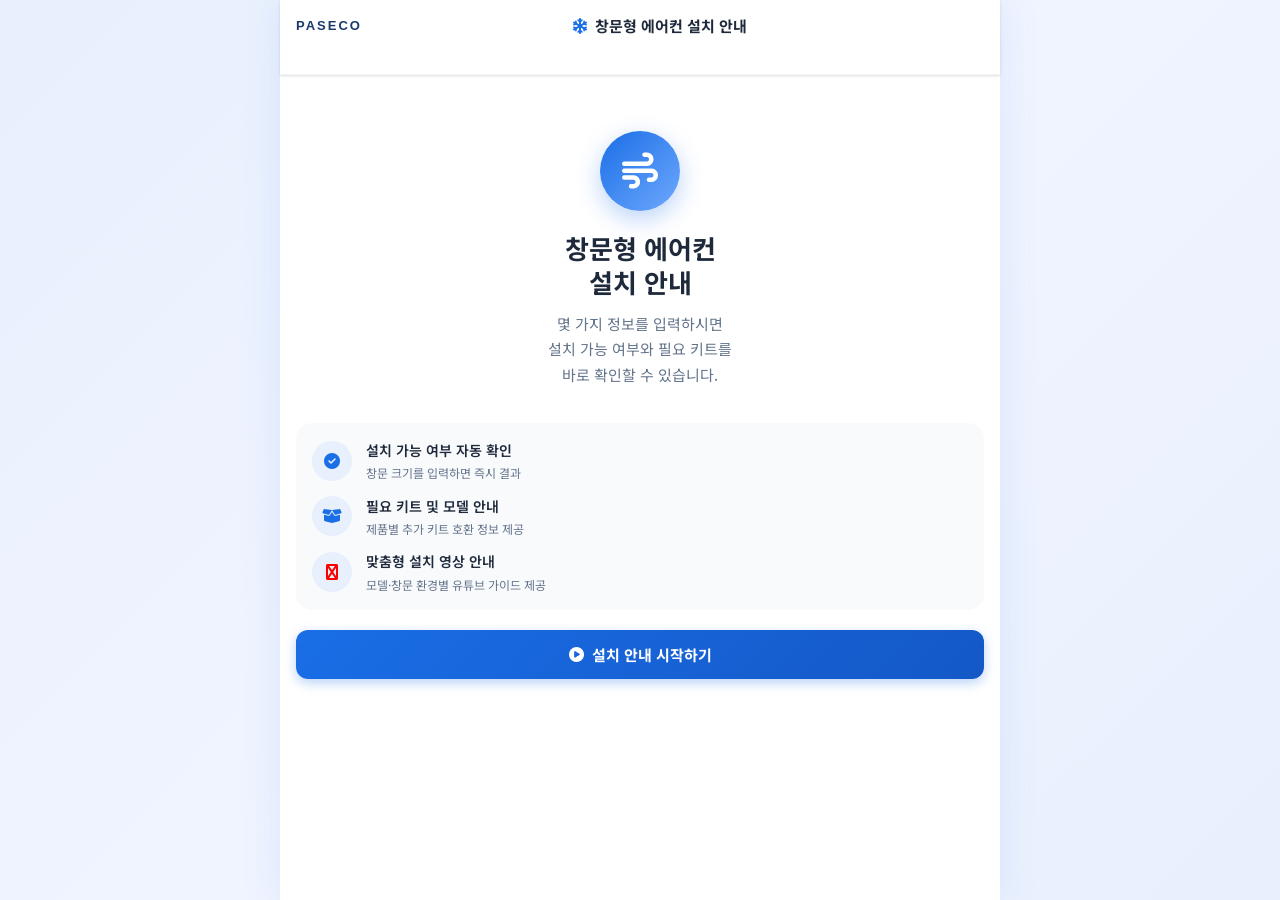
<file: index.html>
<!DOCTYPE html>
<html lang="ko">
<head>
  <meta charset="UTF-8" />
  <meta name="viewport" content="width=device-width, initial-scale=1.0" />
  <meta name="theme-color" content="#1a6ee6" />
  <meta name="apple-mobile-web-app-capable" content="yes" />
  <meta name="apple-mobile-web-app-status-bar-style" content="default" />
  <meta name="apple-mobile-web-app-title" content="에어컨 설치 안내" />
  <title>창문형 에어컨 설치 안내</title>
  <link rel="manifest" href="manifest.json" />
  <link rel="stylesheet" href="css/style.css" />
  <link rel="preconnect" href="https://fonts.googleapis.com" />
  <link rel="preconnect" href="https://fonts.gstatic.com" crossorigin />
  <link href="https://fonts.googleapis.com/css2?family=Noto+Sans+KR:wght@300;400;500;600;700&display=swap" rel="stylesheet" />
  <link rel="stylesheet" href="https://cdn.jsdelivr.net/npm/@fortawesome/fontawesome-free@6.4.0/css/all.min.css" />
</head>
<body>
  <div id="app">
    <div class="app-container">

      <!-- 헤더 -->
      <header class="app-header" id="appHeader">
        <div class="header-inner">
          <button class="btn-back" id="btnBack" onclick="App.prevStep()" style="display:none;">
            <i class="fas fa-chevron-left"></i>
          </button>
          <!-- PASECO 텍스트 브랜딩 -->
          <span class="header-logo">PASECO</span>
          <div class="header-title">
            <i class="fas fa-snowflake header-icon"></i>
            <span>창문형 에어컨 설치 안내</span>
          </div>
          <div class="header-spacer"></div>
        </div>
        <div class="progress-bar-wrap" id="progressBarWrap" style="display:none;">
          <div class="progress-bar" id="progressBar"></div>
        </div>
        <div class="step-indicator" id="stepIndicator"></div>
      </header>

      <main class="app-main" id="appMain">

        <!-- ==================== STEP 0: 시작 화면 ==================== -->
        <div class="screen" id="screen-0">
          <div class="screen-inner">
            <div class="welcome-hero">
              <div class="hero-icon-wrap">
                <div class="hero-icon"><i class="fas fa-wind"></i></div>
              </div>
              <h1 class="welcome-title">창문형 에어컨<br>설치 안내</h1>
              <p class="welcome-subtitle">몇 가지 정보를 입력하시면<br>설치 가능 여부와 필요 키트를<br>바로 확인할 수 있습니다.</p>
            </div>
            <div class="welcome-features">
              <div class="feature-item">
                <div class="feature-icon"><i class="fas fa-check-circle"></i></div>
                <div class="feature-text"><strong>설치 가능 여부 자동 확인</strong><span>창문 크기를 입력하면 즉시 결과</span></div>
              </div>
              <div class="feature-item">
                <div class="feature-icon"><i class="fas fa-box-open"></i></div>
                <div class="feature-text"><strong>필요 키트 및 모델 안내</strong><span>제품별 추가 키트 호환 정보 제공</span></div>
              </div>
              <div class="feature-item">
                <div class="feature-icon"><i class="fas fa-youtube" style="color:#ff0000;"></i></div>
                <div class="feature-text"><strong>맞춤형 설치 영상 안내</strong><span>모델·창문 환경별 유튜브 가이드 제공</span></div>
              </div>
            </div>
            <div class="btn-wrap">
              <button class="btn-primary btn-full" onclick="App.startGuide()">
                <i class="fas fa-play-circle"></i> 설치 안내 시작하기
              </button>
            </div>
          </div>
        </div>

        <!-- ==================== STEP 0.5: 모델 선택 ==================== -->
        <div class="screen hidden" id="screen-model">
          <div class="screen-inner">
            <div class="step-header">
              <div class="step-badge">모델 선택</div>
              <h2 class="step-title">보유하신 에어컨 모델을 선택해 주세요.</h2>
              <p class="step-desc">해당하는 제품군을 선택하시면 맞춤 안내를 제공합니다.</p>
            </div>
            <div class="model-choice-list">

              <button class="model-card" id="model-card-A" onclick="App.selectModel('A')">
                <div class="model-card-left">
                  <div class="model-card-icon" style="background:#e8f0fd;color:#1a6ee6;">
                    <i class="fas fa-wind"></i>
                  </div>
                  <div class="model-card-info">
                    <div class="model-card-label">정속형 / 인버터</div>
                    <div class="model-card-models">PWA-2100 · PWA-2200 · PWA-2250 · PWA-3200 · PWA-3250</div>
                  </div>
                </div>
                <div class="model-card-check"><i class="fas fa-check"></i></div>
              </button>

              <button class="model-card" id="model-card-B" onclick="App.selectModel('B')">
                <div class="model-card-left">
                  <div class="model-card-icon" style="background:#fef3c7;color:#d97706;">
                    <i class="fas fa-star"></i>
                  </div>
                  <div class="model-card-info">
                    <div class="model-card-label">프리미엄</div>
                    <div class="model-card-models">PWA-3400 · PWA-3500 · PWA-3600 · PWA-M3500 · PWA-3301BE2</div>
                  </div>
                </div>
                <div class="model-card-check"><i class="fas fa-check"></i></div>
              </button>

              <button class="model-card" id="model-card-C" onclick="App.selectModel('C')">
                <div class="model-card-left">
                  <div class="model-card-icon" style="background:#dcfce7;color:#16a34a;">
                    <i class="fas fa-bolt"></i>
                  </div>
                  <div class="model-card-info">
                    <div class="model-card-label">듀얼인버터</div>
                    <div class="model-card-models">PWA-3100 · PWA-3300 · PWA-3300BE</div>
                  </div>
                </div>
                <div class="model-card-check"><i class="fas fa-check"></i></div>
              </button>

              <button class="model-card" id="model-card-D" onclick="App.selectModel('D')">
                <div class="model-card-left">
                  <div class="model-card-icon" style="background:#f3e8ff;color:#9333ea;">
                    <i class="fas fa-layer-group"></i>
                  </div>
                  <div class="model-card-info">
                    <div class="model-card-label">하이브리드</div>
                    <div class="model-card-models">PHA-M3240BE · PHA-M3600BE2</div>
                  </div>
                </div>
                <div class="model-card-check"><i class="fas fa-check"></i></div>
              </button>

            </div>
            <div class="btn-nav">
              <button class="btn-secondary" onclick="App.prevStep()"><i class="fas fa-chevron-left"></i> 이전</button>
              <button class="btn-primary" id="btn-model-next" onclick="App.nextStep()" disabled>다음 <i class="fas fa-chevron-right"></i></button>
            </div>
          </div>
        </div>

        <!-- ==================== 여닫이 설치 불가 화면 ==================== -->
        <div class="screen hidden" id="screen-casement-block">
          <div class="screen-inner casement-block-inner">
            <div class="casement-emoji">😭</div>
            <h2 class="casement-title">앗! 정말 아쉬워요...</h2>
            <div class="casement-msg">
              <p>고객님의 창문은 <strong>'여닫이'</strong> 형태군요!</p>
              <p>현재 모델들은 <strong>미닫이 창문에만</strong> 안전하게<br>설치가 가능하답니다. 🏠💔</p>
              <p style="margin-top:12px;">혹시 다른 방에 있는 <strong>'미닫이 창문'</strong>은<br>어떠신가요?<br>다시 한번 확인해 주시면 감사하겠습니다! 🙏✨</p>
            </div>
            <div class="casement-illustration">
              <i class="fas fa-door-open"></i>
              <span>여닫이 창문</span>
            </div>
            <button class="btn-primary btn-full" onclick="App.restart()" style="margin-top:8px;">
              <i class="fas fa-home"></i> 처음으로 돌아가기
            </button>
          </div>
        </div>

        <!-- ==================== STEP 1: 창문 유형 ==================== -->
        <div class="screen hidden" id="screen-1">
          <div class="screen-inner">
            <div class="step-header">
              <div class="step-badge">1단계</div>
              <h2 class="step-title">창문 유형이 어떻게 되나요?</h2>
              <p class="step-desc">설치하실 창문의 유형을 선택해 주세요.</p>
            </div>
            <div class="choice-grid">
              <button class="choice-card" id="choice-window-sliding" onclick="App.selectWindowType('sliding')">
                <div class="choice-card-inner">
                  <div class="choice-icon"><i class="fas fa-arrows-alt-h"></i></div>
                  <div class="choice-label">미닫이 창문</div>
                  <div class="choice-desc">좌우로 밀어서 여는 창문</div>
                </div>
                <div class="choice-check"><i class="fas fa-check"></i></div>
              </button>
              <button class="choice-card" id="choice-window-casement" onclick="App.selectWindowType('casement')">
                <div class="choice-card-inner">
                  <div class="choice-icon"><i class="fas fa-door-open"></i></div>
                  <div class="choice-label">여닫이 창문</div>
                  <div class="choice-desc">앞뒤로 열리는 창문</div>
                </div>
                <div class="choice-check"><i class="fas fa-check"></i></div>
              </button>
            </div>
            <div class="btn-nav">
              <button class="btn-secondary" onclick="App.prevStep()"><i class="fas fa-chevron-left"></i> 이전</button>
              <button class="btn-primary" id="btn-step1-next" onclick="App.nextStep()" disabled>다음 <i class="fas fa-chevron-right"></i></button>
            </div>
          </div>
        </div>

        <!-- ==================== STEP 2: 창문 가로/세로 ==================== -->
        <div class="screen hidden" id="screen-2">
          <div class="screen-inner">
            <div class="step-header">
              <div class="step-badge">2단계</div>
              <h2 class="step-title">열리는 창문의 가로와 세로 사이즈를 입력해 주세요.</h2>
              <p class="step-desc">창문이 열렸을 때의 실제 크기를 측정해 입력해 주세요.</p>
            </div>
            <div class="measure-diagram">
              <div class="diagram-box diagram-box-img">
                <img src="images/window-measure.png" alt="창문 측정 방법 - 38cm 이상 전 모델 공통" class="diagram-img" />
                <p class="diagram-caption">
                  <i class="fas fa-info-circle"></i>
                  열리는 창문의 가로가 <strong>38cm 이상</strong>이어야 설치 가능합니다. (전 모델 공통)
                </p>
              </div>
            </div>
            <div class="input-group-list">
              <div class="input-group">
                <label class="input-label"><i class="fas fa-arrows-alt-h label-icon"></i> 가로 <span class="unit-text">(cm)</span></label>
                <div class="input-wrap">
                  <input type="number" id="windowWidth" class="text-input" placeholder="예: 55" min="0" step="0.1" oninput="App.validateStep2()" inputmode="decimal" />
                  <span class="input-unit">cm</span>
                </div>
                <div class="input-hint" id="widthHint">최소 38cm 이상이어야 설치 가능합니다.</div>
              </div>
              <div class="input-group">
                <label class="input-label"><i class="fas fa-arrows-alt-v label-icon"></i> 세로 <span class="unit-text">(cm)</span></label>
                <div class="input-wrap">
                  <input type="number" id="windowHeight" class="text-input" placeholder="예: 100" min="0" step="0.1" oninput="App.validateStep2()" inputmode="decimal" />
                  <span class="input-unit">cm</span>
                </div>
                <div class="input-hint" id="heightHint">일반 제품: 92~246cm / 미니 제품: 77~230cm</div>
              </div>
            </div>

            <!-- 세로 설치 불가 안내 블록 (범위 벗어날 때만 표시) -->
            <div id="heightImpossibleBlock" class="height-impossible-block" style="display:none;">
              <div class="height-impossible-icon"><i class="fas fa-exclamation-circle"></i></div>
              <div class="height-impossible-content">
                <p class="height-impossible-title">설치가 불가능한 사이즈입니다</p>
                <p class="height-impossible-desc">입력하신 사이즈는 설치가 불가능합니다.<br>자세한 내용은 고객센터로 문의해 주세요.</p>
                <a href="http://pf.kakao.com/_Ixdxcxob/chat" target="_blank" rel="noopener noreferrer" class="btn-height-kakao">
                  <i class="fas fa-comment"></i> 💬 카카오톡으로 상담 연결하기
                </a>
              </div>
            </div>

            <div class="btn-nav">
              <button class="btn-secondary" onclick="App.prevStep()"><i class="fas fa-chevron-left"></i> 이전</button>
              <button class="btn-primary" id="btn-step2-next" onclick="App.nextStep()" disabled>다음 <i class="fas fa-chevron-right"></i></button>
            </div>
          </div>
        </div>

        <!-- ==================== STEP 3: 제품 유형(일반/미니) ==================== -->
        <div class="screen hidden" id="screen-3">
          <div class="screen-inner">
            <div class="step-header">
              <div class="step-badge">3단계</div>
              <h2 class="step-title">창문 높이는 어떻게 되나요?</h2>
              <p class="step-desc">설치할 제품 유형을 선택해 주세요.</p>
            </div>
            <div class="choice-grid">
              <button class="choice-card" id="choice-product-standard" onclick="App.selectProductType('standard')">
                <div class="choice-card-inner">
                  <div class="choice-icon"><i class="fas fa-box"></i></div>
                  <div class="choice-label">일반 제품</div>
                  <div class="choice-desc">창문 높이 92cm 이상</div>
                </div>
                <div class="choice-check"><i class="fas fa-check"></i></div>
              </button>
              <button class="choice-card" id="choice-product-mini" onclick="App.selectProductType('mini')">
                <div class="choice-card-inner">
                  <div class="choice-icon"><i class="fas fa-compress-alt"></i></div>
                  <div class="choice-label">미니 제품</div>
                  <div class="choice-desc">창문 높이 77cm 이상</div>
                </div>
                <div class="choice-check"><i class="fas fa-check"></i></div>
              </button>
            </div>
            <div class="sub-section" id="heightRangeSection" style="display:none;">
              <div class="sub-section-title">창문 높이 범위를 선택해 주세요.</div>
              <div class="range-cards" id="heightRangeCards"></div>
            </div>
            <div class="info-box kit-box" id="kitInfoBox" style="display:none;">
              <i class="fas fa-info-circle"></i>
              <div id="kitInfoText"></div>
            </div>
            <div class="btn-nav">
              <button class="btn-secondary" onclick="App.prevStep()"><i class="fas fa-chevron-left"></i> 이전</button>
              <button class="btn-primary" id="btn-step3-next" onclick="App.nextStep()" disabled>다음 <i class="fas fa-chevron-right"></i></button>
            </div>
          </div>
        </div>

        <!-- ==================== STEP 4: 창틀 깊이 ==================== -->
        <div class="screen hidden" id="screen-4">
          <div class="screen-inner">
            <div class="step-header">
              <div class="step-badge">4단계</div>
              <h2 class="step-title">창틀 깊이가 2cm 미만인가요?</h2>
              <p class="step-desc">창틀 깊이(b)를 측정하여 선택해 주세요.</p>
            </div>
            <div class="measure-diagram">
              <div class="diagram-box diagram-box-img">
                <img src="images/sill-depth.png" alt="창틀 단면 도면 - a(창틀 너비), b(창틀 깊이), c(창틀 홈 너비)" class="diagram-img" />
                <p class="diagram-caption">
                  <i class="fas fa-info-circle"></i>
                  창틀 깊이(b)가 <strong>2cm 이상</strong>인지 확인해 주세요.
                </p>
              </div>
            </div>
            <div class="choice-grid">
              <button class="choice-card" id="choice-sill-shallow" onclick="App.selectSillDepth('shallow')">
                <div class="choice-card-inner">
                  <div class="choice-icon choice-icon-warn"><i class="fas fa-exclamation"></i></div>
                  <div class="choice-label">네, 2cm 미만</div>
                  <div class="choice-desc">창틀 깊이가 2cm보다 얕음</div>
                </div>
                <div class="choice-check"><i class="fas fa-check"></i></div>
              </button>
              <button class="choice-card" id="choice-sill-deep" onclick="App.selectSillDepth('deep')">
                <div class="choice-card-inner">
                  <div class="choice-icon choice-icon-ok"><i class="fas fa-check-double"></i></div>
                  <div class="choice-label">아니요, 2cm 이상</div>
                  <div class="choice-desc">창틀 깊이가 충분함</div>
                </div>
                <div class="choice-check"><i class="fas fa-check"></i></div>
              </button>
            </div>
            <div class="sub-section" id="shallowSillSection" style="display:none;">
              <div class="sub-section-title"><i class="fas fa-ruler-combined"></i> (b)+(c) 사이즈를 입력해 주세요.</div>
              <div class="input-group-list">
                <div class="input-group">
                  <label class="input-label"><span class="label-badge">b</span> 창틀 높이 (cm)</label>
                  <div class="input-wrap">
                    <input type="number" id="sillB" class="text-input" placeholder="예: 1.5" min="0" step="0.1" oninput="App.validateSillBC()" inputmode="decimal" />
                    <span class="input-unit">cm</span>
                  </div>
                  <div class="input-hint">1cm 이상 2cm 미만이어야 합니다.</div>
                </div>
                <div class="input-group">
                  <label class="input-label"><span class="label-badge">c</span> 창틀 홈 너비 (cm)</label>
                  <div class="input-wrap">
                    <input type="number" id="sillC" class="text-input" placeholder="예: 1.5" min="0" step="0.1" oninput="App.validateSillBC()" inputmode="decimal" />
                    <span class="input-unit">cm</span>
                  </div>
                  <div class="input-hint">1.2cm 이상이어야 합니다.</div>
                </div>
              </div>
              <div class="info-box" id="sillBCResult" style="display:none;"></div>
            </div>
            <div class="btn-nav">
              <button class="btn-secondary" onclick="App.prevStep()"><i class="fas fa-chevron-left"></i> 이전</button>
              <button class="btn-primary" id="btn-step4-next" onclick="App.nextStep()" disabled>다음 <i class="fas fa-chevron-right"></i></button>
            </div>
          </div>
        </div>

        <!-- ==================== STEP 5: 창문 환경 선택 (4가지 카드) ==================== -->
        <div class="screen hidden" id="screen-5">
          <div class="screen-inner">
            <div class="step-header">
              <div class="step-badge">5단계</div>
              <h2 class="step-title">창문 환경을 선택해 주세요.</h2>
              <p class="step-desc">고객님의 창틀 유형을 선택하시면 맞춤 설치법을 안내해 드립니다.</p>
            </div>

            <div class="env-grid">
              <!-- 옵션 1: 플라스틱 샷시 -->
              <button class="env-card" id="env-card-plastic" onclick="App.selectEnv('plastic')">
                <div class="env-card-icon" style="background:#e8f0fd;color:#1a6ee6;">
                  <i class="fas fa-border-style"></i>
                </div>
                <div class="env-card-label">플라스틱 샷시</div>
                <div class="env-card-desc">PVC 재질의 일반 샷시<br>가장 일반적인 형태의 창틀</div>
                <div class="env-card-check"><i class="fas fa-check"></i></div>
              </button>

              <!-- 옵션 2: 두꺼운 창틀 -->
              <button class="env-card" id="env-card-thick" onclick="App.selectEnv('thick')">
                <div class="env-card-icon" style="background:#fef3c7;color:#d97706;">
                  <i class="fas fa-expand-alt"></i>
                </div>
                <div class="env-card-label">두꺼운 창틀</div>
                <div class="env-card-desc">창틀의 두께가<br>넓은 경우</div>
                <div class="env-card-check"><i class="fas fa-check"></i></div>
              </button>

              <!-- 옵션 3: 나무 창틀 -->
              <button class="env-card" id="env-card-wood" onclick="App.selectEnv('wood')">
                <div class="env-card-icon" style="background:#fef9c3;color:#a16207;">
                  <i class="fas fa-tree"></i>
                </div>
                <div class="env-card-label">나무 창틀</div>
                <div class="env-card-desc">옛날 주택 등<br>나무 소재 창틀</div>
                <div class="env-card-check"><i class="fas fa-check"></i></div>
              </button>

              <!-- 옵션 4: 분할 창문 -->
              <button class="env-card" id="env-card-split" onclick="App.selectEnv('split')">
                <div class="env-card-icon" style="background:#f0fdf4;color:#16a34a;">
                  <i class="fas fa-columns"></i>
                </div>
                <div class="env-card-label">분할 창문</div>
                <div class="env-card-desc">추가 키트 필요<br>창문이 높아 연장 키트 필요</div>
                <div class="env-card-check"><i class="fas fa-check"></i></div>
              </button>
            </div>

            <!-- 두꺼운 창틀 안내 (env=thick) -->
            <div class="special-guide" id="thickGuide" style="display:none;">
              <div class="special-guide-header"><i class="fas fa-expand-alt"></i><strong>두꺼운 창틀 안내</strong></div>
              <div class="special-guide-content">
                <div class="info-box info-box-blue">
                  <i class="fas fa-info-circle"></i>
                  <div>
                    <p>틀 너비(a)가 1.2cm 이상인 경우, 두꺼운 창틀 방법으로 설치해야 합니다.</p>
                    <p style="margin-top:8px;">프리미엄 제품은 창틀 너비에 따라 볼트를 자유롭게 조절해 설치할 수 있습니다.</p>
                  </div>
                </div>
                <div class="input-group" style="margin-top:12px;">
                  <label class="input-label"><span class="label-badge">a</span> 창틀 너비 (cm)</label>
                  <div class="input-wrap">
                    <input type="number" id="frameA" class="text-input" placeholder="예: 1.5" min="0" step="0.1" oninput="App.validateFrameA()" inputmode="decimal" />
                    <span class="input-unit">cm</span>
                  </div>
                  <div class="input-hint" id="frameAHint">두꺼운 창틀 방법 적용 여부를 확인합니다.</div>
                </div>
              </div>
            </div>

            <!-- 분할 창문 안내 (env=split) -->
            <div class="special-guide" id="splitGuide" style="display:none;">
              <div class="special-guide-header"><i class="fas fa-columns"></i><strong>분할 창문 안내</strong></div>
              <div class="special-guide-content">
                <div class="split-img-wrap">
                  <img src="images/split-window-kit.png" alt="분할 창문 설치 방법 - X(잘못된 설치)와 O(올바른 설치) 비교" class="diagram-img" />
                  <div class="split-img-labels">
                    <span class="split-label split-label-x"><i class="fas fa-times"></i> 잘못된 설치</span>
                    <span class="split-label split-label-o"><i class="fas fa-check"></i> 올바른 설치</span>
                  </div>
                </div>
                <div class="info-box info-box-blue">
                  <i class="fas fa-info-circle"></i>
                  <div>이미지처럼 연장 키트를 연결하여 앞쪽 창틀에 설치해야 안전합니다.</div>
                </div>
              </div>
            </div>

            <div class="btn-nav">
              <button class="btn-secondary" onclick="App.prevStep()"><i class="fas fa-chevron-left"></i> 이전</button>
              <button class="btn-primary" id="btn-step5-next" onclick="App.showResult()">결과 확인 <i class="fas fa-clipboard-check"></i></button>
            </div>
          </div>
        </div>

        <!-- ==================== STEP 6: 결과 화면 ==================== -->
        <div class="screen hidden" id="screen-6">
          <div class="screen-inner">
            <!-- 결과 헤더 -->
            <div class="result-header" id="resultHeader"></div>

            <!-- 1. 설치 방법 안내 -->
            <div class="result-section">
              <div class="section-title"><i class="fas fa-wrench"></i> 설치 방법 안내</div>
              <div id="installGuide"></div>
            </div>

            <!-- 2. 필요 키트/제품 -->
            <div class="result-section" id="kitSection">
              <div class="section-title"><i class="fas fa-box-open"></i> 필요 제품 및 키트</div>
              <div id="kitList"></div>
            </div>

            <!-- 3. 우리집 창문정보 (구 입력 정보 요약) -->
            <div class="result-section">
              <div class="section-title"><i class="fas fa-home"></i> 우리집 창문정보</div>
              <div class="summary-list" id="summaryList"></div>
            </div>

            <!-- 4. 설치 조건 체크 -->
            <div class="result-section">
              <div class="section-title"><i class="fas fa-tasks"></i> 설치 조건 확인</div>
              <div class="check-list" id="checkList"></div>
            </div>

            <!-- 5. 호환 모델 -->
            <div class="result-section" id="modelSection">
              <div class="section-title"><i class="fas fa-th"></i> 호환 모델</div>
              <div id="modelList"></div>
            </div>

            <!-- 특이사항 (조건부 노출 — 위치 유지) -->
            <div class="result-section" id="specialSection" style="display:none;">
              <div class="section-title"><i class="fas fa-exclamation-triangle"></i> 특이사항</div>
              <div id="specialList"></div>
            </div>

            <!-- 카카오톡 상담 버튼 -->
            <div class="kakao-consult-section">
              <p class="kakao-consult-desc">특이한 창문이거나 설치 조건이 고민되시나요?<br>설치하실 곳의 사진을 찍어서 카카오톡으로 문의해 주세요!<br><strong>전문가가 직접 안내해 드립니다. ✨</strong></p>
              <a href="http://pf.kakao.com/_Ixdxcxob/chat" target="_blank" rel="noopener noreferrer" class="btn-kakao">
                <i class="fas fa-comment"></i> 💬 카카오톡 설치 상담 연결하기
              </a>
            </div>

            <!-- 구매 버튼 -->
            <div class="purchase-section">
              <a href="https://paseco.co.kr/goods/goods_list.php?cateCd=012002" target="_blank" rel="noopener noreferrer" class="btn-purchase">
                <i class="fas fa-shopping-cart"></i> 🛒 제품 및 추가거치대 구매하기
              </a>
            </div>

            <!-- ★ 유튜브 설치 가이드 섹션 ★ -->
            <div class="result-section youtube-section" id="youtubeSection">
              <div class="section-title youtube-title">
                <i class="fab fa-youtube" style="color:#FF0000;"></i>
                나에게 필요한 설치 가이드 영상
              </div>
              <p class="youtube-desc">선택하신 모델과 창문 환경에 맞는 영상을 확인해 보세요.</p>
              <div class="youtube-btn-list" id="youtubeBtnList"></div>
            </div>

            <!-- 처음부터 다시 + 고객센터 -->
            <div class="result-bottom-bar">
              <button class="btn-restart-full" onclick="App.restart()">
                <i class="fas fa-redo"></i> 처음부터 다시
              </button>
            </div>

            <!-- 고객센터 -->
            <div class="contact-info">
              <i class="fas fa-headset"></i>
              <div>
                <strong>설치 관련 문의</strong>
                <p>서비스센터: <a href="tel:1588-1336">1588-1336</a></p>
              </div>
            </div>
          </div>
        </div>

      </main>
      <div class="safe-area-bottom"></div>
    </div>
  </div>

  <script src="js/app.js"></script>
</body>
</html>
</file>
<file: css/style.css>
/* ============================================================
   창문형 에어컨 설치 안내 앱 - 모바일 우선 스타일
   ============================================================ */

/* ---------- CSS 변수 ---------- */
:root {
  --primary: #1a6ee6;
  --primary-dark: #1458c7;
  --primary-light: #e8f0fd;
  --secondary: #6c757d;
  --success: #22c55e;
  --success-light: #dcfce7;
  --warning: #f59e0b;
  --warning-light: #fef3c7;
  --danger: #ef4444;
  --danger-light: #fee2e2;
  --info: #3b82f6;
  --info-light: #eff6ff;
  --white: #ffffff;
  --gray-50: #f8fafc;
  --gray-100: #f1f5f9;
  --gray-200: #e2e8f0;
  --gray-300: #cbd5e1;
  --gray-400: #94a3b8;
  --gray-500: #64748b;
  --gray-600: #475569;
  --gray-700: #334155;
  --gray-800: #1e293b;
  --gray-900: #0f172a;
  --font: 'Noto Sans KR', -apple-system, BlinkMacSystemFont, 'Segoe UI', sans-serif;
  --radius-sm: 8px;
  --radius: 12px;
  --radius-lg: 16px;
  --radius-xl: 24px;
  --shadow-sm: 0 1px 3px rgba(0,0,0,0.08), 0 1px 2px rgba(0,0,0,0.06);
  --shadow: 0 4px 6px -1px rgba(0,0,0,0.1), 0 2px 4px -1px rgba(0,0,0,0.06);
  --shadow-md: 0 10px 15px -3px rgba(0,0,0,0.1), 0 4px 6px -2px rgba(0,0,0,0.05);
  --shadow-lg: 0 20px 25px -5px rgba(0,0,0,0.1), 0 10px 10px -5px rgba(0,0,0,0.04);
  --header-height: 110px;
  --transition: 0.25s cubic-bezier(0.4, 0, 0.2, 1);
}

/* ---------- 리셋 & 기본 ---------- */
*, *::before, *::after {
  box-sizing: border-box;
  margin: 0;
  padding: 0;
  -webkit-tap-highlight-color: transparent;
}

html {
  font-size: 16px;
  scroll-behavior: smooth;
  -webkit-text-size-adjust: 100%;
}

body {
  font-family: var(--font);
  background: var(--gray-100);
  color: var(--gray-800);
  line-height: 1.6;
  min-height: 100vh;
  min-height: -webkit-fill-available;
  overflow-x: hidden;
}

a {
  color: var(--primary);
  text-decoration: none;
}

button {
  cursor: pointer;
  font-family: var(--font);
  border: none;
  outline: none;
}

input {
  font-family: var(--font);
  outline: none;
}

/* ---------- 앱 컨테이너 ---------- */
#app {
  width: 100%;
  min-height: 100vh;
  display: flex;
  justify-content: center;
  background: linear-gradient(135deg, #e8f0fd 0%, #f0f4ff 50%, #e8f0fd 100%);
}

.app-container {
  width: 100%;
  max-width: 100%;        /* 가로 회전 시 전체 너비 사용 */
  min-height: 100vh;
  background: var(--white);
  display: flex;
  flex-direction: column;
  position: relative;
  box-shadow: 0 0 40px rgba(26,110,230,0.1);
}

/* 태블릿/가로 모드: 콘텐츠 중앙 정렬, 적절한 최대 너비 */
@media (min-width: 768px) {
  .app-container {
    max-width: 720px;
    margin: 0 auto;
  }
}

@media (orientation: landscape) and (max-height: 600px) {
  /* 스마트폰 가로 회전 시 스크롤 가능하도록 min-height 해제 */
  .app-container {
    min-height: unset;
  }
}

/* ---------- 헤더 ---------- */
.app-header {
  position: sticky;
  top: 0;
  z-index: 100;
  background: var(--white);
  border-bottom: 1px solid var(--gray-100);
  box-shadow: var(--shadow-sm);
}

.header-inner {
  display: flex;
  align-items: center;
  padding: 14px 16px 10px;
  gap: 8px;
}

.btn-back {
  width: 36px;
  height: 36px;
  border-radius: 50%;
  background: var(--gray-100);
  display: flex;
  align-items: center;
  justify-content: center;
  color: var(--gray-700);
  font-size: 14px;
  flex-shrink: 0;
  transition: background var(--transition);
}

.btn-back:active {
  background: var(--gray-200);
}

/* PASECO 텍스트 브랜딩 */
.header-logo {
  font-family: sans-serif;
  font-size: 13px;
  font-weight: 600;
  letter-spacing: 2px;
  color: #1a3a6b;
  flex-shrink: 0;
  margin-right: 10px;
  user-select: none;
  white-space: nowrap;
}

.header-title {
  flex: 1;
  display: flex;
  align-items: center;
  justify-content: center;
  gap: 8px;
  font-size: 15px;
  font-weight: 700;
  color: var(--gray-800);
}

.header-icon {
  color: var(--primary);
  font-size: 16px;
  animation: spin 8s linear infinite;
}

@keyframes spin {
  from { transform: rotate(0deg); }
  to { transform: rotate(360deg); }
}

.header-spacer {
  width: 36px;
}

/* 진행 바 */
.progress-bar-wrap {
  height: 4px;
  background: var(--gray-100);
  overflow: hidden;
}

.progress-bar {
  height: 100%;
  background: linear-gradient(90deg, var(--primary), #6ea8fe);
  border-radius: 2px;
  width: 0%;
  transition: width 0.5s cubic-bezier(0.4, 0, 0.2, 1);
}

.step-indicator {
  padding: 6px 16px 8px;
  font-size: 12px;
  color: var(--gray-500);
  font-weight: 500;
  text-align: center;
  min-height: 26px;
}

/* ---------- 메인 영역 ---------- */
.app-main {
  flex: 1;
  overflow-y: auto;
  overflow-x: hidden;
  -webkit-overflow-scrolling: touch;
  padding-bottom: env(safe-area-inset-bottom);
}

/* ---------- 화면 ---------- */
.screen {
  min-height: calc(100vh - var(--header-height));
  animation: fadeSlideIn 0.35s ease;
}

.screen.hidden {
  display: none !important;
}

@keyframes fadeSlideIn {
  from {
    opacity: 0;
    transform: translateX(20px);
  }
  to {
    opacity: 1;
    transform: translateX(0);
  }
}

@keyframes fadeSlideOut {
  from {
    opacity: 1;
    transform: translateX(0);
  }
  to {
    opacity: 0;
    transform: translateX(-20px);
  }
}

.screen-inner {
  padding: 24px 16px 32px;
  display: flex;
  flex-direction: column;
  gap: 20px;
}

/* ---------- 시작 화면 ---------- */
.welcome-hero {
  text-align: center;
  padding: 32px 16px 16px;
}

.hero-icon-wrap {
  margin-bottom: 20px;
}

.hero-icon {
  width: 80px;
  height: 80px;
  background: linear-gradient(135deg, var(--primary), #6ea8fe);
  border-radius: 50%;
  display: inline-flex;
  align-items: center;
  justify-content: center;
  font-size: 36px;
  color: white;
  box-shadow: 0 8px 24px rgba(26,110,230,0.3);
  animation: pulse 2s infinite;
}

@keyframes pulse {
  0%, 100% { box-shadow: 0 8px 24px rgba(26,110,230,0.3); transform: scale(1); }
  50% { box-shadow: 0 12px 32px rgba(26,110,230,0.45); transform: scale(1.03); }
}

.welcome-title {
  font-size: 26px;
  font-weight: 700;
  color: var(--gray-800);
  line-height: 1.3;
  margin-bottom: 12px;
}

.welcome-subtitle {
  font-size: 15px;
  color: var(--gray-500);
  line-height: 1.7;
}

.welcome-features {
  display: flex;
  flex-direction: column;
  gap: 12px;
  background: var(--gray-50);
  border-radius: var(--radius-lg);
  padding: 16px;
}

.feature-item {
  display: flex;
  align-items: center;
  gap: 14px;
}

.feature-icon {
  width: 40px;
  height: 40px;
  background: var(--primary-light);
  border-radius: 50%;
  display: flex;
  align-items: center;
  justify-content: center;
  color: var(--primary);
  font-size: 16px;
  flex-shrink: 0;
}

.feature-text {
  display: flex;
  flex-direction: column;
  gap: 2px;
}

.feature-text strong {
  font-size: 14px;
  font-weight: 600;
  color: var(--gray-800);
}

.feature-text span {
  font-size: 12px;
  color: var(--gray-500);
}

/* ---------- 단계 헤더 ---------- */
.step-header {
  padding: 4px 0;
}

.step-badge {
  display: inline-flex;
  align-items: center;
  padding: 4px 12px;
  background: var(--primary-light);
  color: var(--primary);
  border-radius: 20px;
  font-size: 12px;
  font-weight: 700;
  margin-bottom: 10px;
  letter-spacing: 0.3px;
}

.step-title {
  font-size: 20px;
  font-weight: 700;
  color: var(--gray-800);
  line-height: 1.4;
  margin-bottom: 8px;
}

.step-desc {
  font-size: 14px;
  color: var(--gray-500);
}

/* ---------- 선택 카드 (단일) ---------- */
.choice-grid {
  display: grid;
  grid-template-columns: 1fr 1fr;
  gap: 12px;
}

.choice-card {
  background: var(--white);
  border: 2px solid var(--gray-200);
  border-radius: var(--radius-lg);
  padding: 16px 12px;
  display: flex;
  flex-direction: column;
  align-items: center;
  text-align: center;
  gap: 8px;
  position: relative;
  transition: all var(--transition);
  box-shadow: var(--shadow-sm);
}

.choice-card:active {
  transform: scale(0.97);
}

.choice-card.selected {
  border-color: var(--primary);
  background: var(--primary-light);
  box-shadow: 0 0 0 3px rgba(26,110,230,0.15);
}

.choice-card-inner {
  display: flex;
  flex-direction: column;
  align-items: center;
  gap: 8px;
}

.choice-icon {
  width: 52px;
  height: 52px;
  background: var(--gray-100);
  border-radius: 50%;
  display: flex;
  align-items: center;
  justify-content: center;
  font-size: 22px;
  color: var(--gray-500);
  transition: all var(--transition);
}

.choice-card.selected .choice-icon {
  background: var(--primary);
  color: white;
}

.choice-icon-warn {
  background: var(--warning-light) !important;
  color: var(--warning) !important;
}

.choice-icon-ok {
  background: var(--success-light) !important;
  color: var(--success) !important;
}

.choice-card.selected .choice-icon-warn {
  background: var(--warning) !important;
  color: white !important;
}

.choice-card.selected .choice-icon-ok {
  background: var(--success) !important;
  color: white !important;
}

.choice-label {
  font-size: 14px;
  font-weight: 700;
  color: var(--gray-800);
}

.choice-card.selected .choice-label {
  color: var(--primary-dark);
}

.choice-desc {
  font-size: 11px;
  color: var(--gray-400);
  line-height: 1.4;
}

.choice-check {
  position: absolute;
  top: 8px;
  right: 8px;
  width: 22px;
  height: 22px;
  border-radius: 50%;
  background: var(--gray-200);
  display: flex;
  align-items: center;
  justify-content: center;
  font-size: 10px;
  color: transparent;
  transition: all var(--transition);
}

.choice-card.selected .choice-check {
  background: var(--primary);
  color: white;
}

/* ---------- 다중 선택 카드 ---------- */
.multi-choice-list {
  display: flex;
  flex-direction: column;
  gap: 10px;
}

.multi-choice-card {
  background: var(--white);
  border: 2px solid var(--gray-200);
  border-radius: var(--radius);
  padding: 14px 16px;
  display: flex;
  align-items: center;
  gap: 14px;
  text-align: left;
  transition: all var(--transition);
  box-shadow: var(--shadow-sm);
}

.multi-choice-card:active {
  transform: scale(0.99);
}

.multi-choice-card.selected {
  border-color: var(--primary);
  background: var(--primary-light);
  box-shadow: 0 0 0 2px rgba(26,110,230,0.15);
}

.multi-choice-icon {
  width: 44px;
  height: 44px;
  background: var(--gray-100);
  border-radius: var(--radius-sm);
  display: flex;
  align-items: center;
  justify-content: center;
  font-size: 18px;
  color: var(--gray-500);
  flex-shrink: 0;
  transition: all var(--transition);
}

.multi-choice-card.selected .multi-choice-icon {
  background: var(--primary);
  color: white;
}

.multi-choice-content {
  flex: 1;
}

.multi-choice-label {
  font-size: 15px;
  font-weight: 600;
  color: var(--gray-800);
  margin-bottom: 2px;
}

.multi-choice-desc {
  font-size: 12px;
  color: var(--gray-400);
}

.multi-choice-check {
  width: 24px;
  height: 24px;
  border-radius: 50%;
  background: var(--gray-200);
  display: flex;
  align-items: center;
  justify-content: center;
  font-size: 11px;
  color: transparent;
  flex-shrink: 0;
  transition: all var(--transition);
}

.multi-choice-card.selected .multi-choice-check {
  background: var(--primary);
  color: white;
}

/* ---------- 높이 범위 카드 ---------- */
.range-cards {
  display: flex;
  flex-direction: column;
  gap: 8px;
}

.range-card {
  background: var(--white);
  border: 2px solid var(--gray-200);
  border-radius: var(--radius);
  padding: 14px 16px;
  display: flex;
  align-items: center;
  gap: 12px;
  text-align: left;
  transition: all var(--transition);
  box-shadow: var(--shadow-sm);
}

.range-card:active {
  transform: scale(0.99);
}

.range-card.selected {
  border-color: var(--primary);
  background: var(--primary-light);
}

.range-icon {
  width: 36px;
  height: 36px;
  border-radius: var(--radius-sm);
  background: var(--primary-light);
  display: flex;
  align-items: center;
  justify-content: center;
  font-size: 14px;
  color: var(--primary);
  flex-shrink: 0;
}

.range-card.selected .range-icon {
  background: var(--primary);
  color: white;
}

.range-content {
  flex: 1;
}

.range-label {
  font-size: 14px;
  font-weight: 600;
  color: var(--gray-800);
}

.range-desc {
  font-size: 12px;
  color: var(--gray-400);
  margin-top: 2px;
}

.range-check {
  width: 22px;
  height: 22px;
  border-radius: 50%;
  background: var(--gray-200);
  display: flex;
  align-items: center;
  justify-content: center;
  font-size: 10px;
  color: transparent;
  flex-shrink: 0;
  transition: all var(--transition);
}

.range-card.selected .range-check {
  background: var(--primary);
  color: white;
}

/* ---------- 입력 그룹 ---------- */
.input-group-list {
  display: flex;
  flex-direction: column;
  gap: 16px;
}

.input-group {
  display: flex;
  flex-direction: column;
  gap: 6px;
}

.input-label {
  font-size: 14px;
  font-weight: 600;
  color: var(--gray-700);
  display: flex;
  align-items: center;
  gap: 6px;
}

.label-icon {
  color: var(--primary);
}

.label-badge {
  display: inline-flex;
  align-items: center;
  justify-content: center;
  width: 22px;
  height: 22px;
  background: var(--primary);
  color: white;
  border-radius: 50%;
  font-size: 12px;
  font-weight: 700;
}

.unit-text {
  color: var(--gray-400);
  font-weight: 400;
}

.input-wrap {
  display: flex;
  align-items: center;
  border: 2px solid var(--gray-200);
  border-radius: var(--radius);
  background: var(--white);
  overflow: hidden;
  transition: border-color var(--transition);
}

.input-wrap:focus-within {
  border-color: var(--primary);
  box-shadow: 0 0 0 3px rgba(26,110,230,0.1);
}

.input-wrap.error {
  border-color: var(--danger);
}

.input-wrap.success {
  border-color: var(--success);
}

.text-input {
  flex: 1;
  padding: 13px 16px;
  font-size: 16px;
  font-weight: 500;
  color: var(--gray-800);
  border: none;
  background: transparent;
  -webkit-appearance: none;
}

.text-input::placeholder {
  color: var(--gray-300);
  font-weight: 400;
}

.text-input::-webkit-outer-spin-button,
.text-input::-webkit-inner-spin-button {
  -webkit-appearance: none;
}

.input-unit {
  padding: 0 14px;
  font-size: 14px;
  font-weight: 600;
  color: var(--gray-400);
  background: var(--gray-50);
  border-left: 1px solid var(--gray-200);
  height: 100%;
  display: flex;
  align-items: center;
  white-space: nowrap;
}

.input-hint {
  font-size: 12px;
  color: var(--gray-400);
  padding-left: 4px;
}

.input-hint.error {
  color: var(--danger);
}

.input-hint.success {
  color: var(--success);
}

/* ---------- 다이어그램 ---------- */
.measure-diagram {
  margin: -4px 0 4px;
}

.diagram-box {
  background: var(--gray-50);
  border: 1px dashed var(--gray-300);
  border-radius: var(--radius);
  padding: 16px;
  text-align: center;
}

.diagram-window {
  position: relative;
  height: 120px;
  display: flex;
  align-items: center;
  justify-content: center;
}

.diagram-window-frame {
  width: 80px;
  height: 80px;
  border: 3px solid var(--gray-300);
  border-radius: 4px;
  display: flex;
  align-items: center;
  justify-content: center;
}

.diagram-arrow {
  position: absolute;
  display: flex;
  flex-direction: column;
  align-items: center;
  gap: 4px;
}

.diagram-arrow-h {
  bottom: 8px;
  left: 0;
  right: 0;
}

.diagram-arrow-v {
  left: 8px;
  top: 0;
  bottom: 0;
  flex-direction: row;
}

.arrow-label {
  font-size: 11px;
  font-weight: 600;
  color: var(--primary);
  background: var(--primary-light);
  padding: 2px 8px;
  border-radius: 4px;
}

.sill-diagram {
  min-height: 80px;
  display: flex;
  align-items: center;
  justify-content: center;
  flex-direction: column;
  gap: 8px;
}

.sill-img-placeholder {
  display: flex;
  flex-direction: column;
  align-items: center;
  gap: 4px;
  color: var(--gray-500);
  font-size: 13px;
}

.diagram-note {
  font-size: 11px;
  color: var(--gray-400);
  margin-top: 8px;
  font-style: italic;
}

/* 실제 이미지가 들어간 diagram-box */
.diagram-box-img {
  padding: 12px 12px 0 12px;
  background: var(--white);
  border: 1px solid var(--gray-200);
}

.diagram-img {
  width: 100%;
  height: auto;
  display: block;
  border-radius: var(--radius-sm);
  object-fit: contain;
}

.diagram-caption {
  display: flex;
  align-items: center;
  gap: 6px;
  font-size: 12px;
  color: var(--gray-600);
  padding: 10px 4px 10px;
  line-height: 1.5;
}

.diagram-caption i {
  color: var(--primary);
  font-size: 13px;
  flex-shrink: 0;
}

.diagram-caption strong {
  color: var(--primary-dark);
}

/* 분할 창문 이미지 래퍼 */
.split-img-wrap {
  display: flex;
  flex-direction: column;
  gap: 0;
}

.split-img-labels {
  display: flex;
  justify-content: space-around;
  padding: 8px 12px 4px;
  background: var(--gray-50);
  border-top: 1px solid var(--gray-100);
  border-radius: 0 0 var(--radius-sm) var(--radius-sm);
}

.split-label {
  display: flex;
  align-items: center;
  gap: 5px;
  font-size: 12px;
  font-weight: 700;
  padding: 4px 12px;
  border-radius: 20px;
}

.split-label-x {
  background: var(--danger-light);
  color: var(--danger);
  border: 1px solid #fca5a5;
}

.split-label-o {
  background: var(--success-light);
  color: var(--success);
  border: 1px solid #86efac;
}

/* ---------- 정보 박스 ---------- */
.info-box {
  display: flex;
  gap: 12px;
  padding: 14px 16px;
  border-radius: var(--radius);
  font-size: 13px;
  line-height: 1.6;
}

.info-box > i {
  font-size: 16px;
  flex-shrink: 0;
  margin-top: 2px;
}

.info-box p {
  margin: 0;
}

.warning-box {
  background: var(--warning-light);
  border: 1px solid #fcd34d;
  color: #92400e;
}

.warning-box > i {
  color: var(--warning);
}

.kit-box {
  background: var(--info-light);
  border: 1px solid #93c5fd;
  color: #1e40af;
}

.kit-box > i {
  color: var(--info);
}

.info-box-blue {
  background: var(--info-light);
  border: 1px solid #93c5fd;
  color: #1e40af;
}

.info-box-blue > i {
  color: var(--info);
}

.info-box-green {
  background: var(--success-light);
  border: 1px solid #86efac;
  color: #14532d;
}

.info-box-green > i {
  color: var(--success);
}

.info-box-red {
  background: var(--danger-light);
  border: 1px solid #fca5a5;
  color: #7f1d1d;
}

.info-box-red > i {
  color: var(--danger);
}

/* ---------- 서브 섹션 ---------- */
.sub-section {
  background: var(--gray-50);
  border: 1px solid var(--gray-200);
  border-radius: var(--radius);
  padding: 16px;
  display: flex;
  flex-direction: column;
  gap: 14px;
  animation: fadeIn 0.3s ease;
}

@keyframes fadeIn {
  from { opacity: 0; transform: translateY(-8px); }
  to { opacity: 1; transform: translateY(0); }
}

.sub-section-title {
  font-size: 14px;
  font-weight: 700;
  color: var(--gray-700);
  display: flex;
  align-items: center;
  gap: 6px;
}

/* ---------- 특수 창문 안내 ---------- */
.special-guide {
  background: var(--white);
  border: 1px solid var(--gray-200);
  border-radius: var(--radius-lg);
  overflow: hidden;
  box-shadow: var(--shadow-sm);
  animation: fadeIn 0.3s ease;
}

.special-guide-header {
  padding: 14px 16px;
  background: var(--primary-light);
  display: flex;
  align-items: center;
  gap: 8px;
  font-size: 14px;
  font-weight: 700;
  color: var(--primary-dark);
}

.special-guide-content {
  padding: 16px;
  display: flex;
  flex-direction: column;
  gap: 12px;
}

/* 이미지 플레이스홀더 */
.image-placeholder {
  background: var(--gray-100);
  border: 2px dashed var(--gray-300);
  border-radius: var(--radius);
  min-height: 140px;
  display: flex;
  align-items: center;
  justify-content: center;
}

.placeholder-inner {
  display: flex;
  flex-direction: column;
  align-items: center;
  gap: 8px;
  color: var(--gray-400);
  padding: 20px;
  text-align: center;
}

.placeholder-inner i {
  font-size: 36px;
  opacity: 0.5;
}

.placeholder-inner span {
  font-size: 13px;
  font-weight: 600;
  color: var(--gray-500);
}

.placeholder-inner small {
  font-size: 11px;
  color: var(--gray-400);
  font-style: italic;
}

/* ---------- 스킵 노트 ---------- */
.skip-note {
  display: flex;
  align-items: center;
  gap: 8px;
  font-size: 13px;
  color: var(--gray-400);
  padding: 0 4px;
}

.skip-note i {
  color: var(--info);
}

/* ---------- 버튼 네비게이션 ---------- */
.btn-nav {
  display: flex;
  gap: 10px;
  margin-top: 4px;
}

.btn-nav-result {
  flex-wrap: wrap;
}

/* ---------- 버튼 ---------- */
.btn-primary {
  flex: 1;
  padding: 14px 20px;
  background: linear-gradient(135deg, var(--primary), var(--primary-dark));
  color: white;
  border-radius: var(--radius);
  font-size: 15px;
  font-weight: 700;
  display: flex;
  align-items: center;
  justify-content: center;
  gap: 8px;
  transition: all var(--transition);
  box-shadow: 0 4px 12px rgba(26,110,230,0.3);
}

.btn-primary:active {
  transform: scale(0.97);
  box-shadow: 0 2px 6px rgba(26,110,230,0.2);
}

.btn-primary:disabled {
  background: var(--gray-200);
  color: var(--gray-400);
  box-shadow: none;
  cursor: not-allowed;
}

.btn-secondary {
  padding: 14px 16px;
  background: var(--gray-100);
  color: var(--gray-600);
  border-radius: var(--radius);
  font-size: 14px;
  font-weight: 600;
  display: flex;
  align-items: center;
  justify-content: center;
  gap: 6px;
  transition: all var(--transition);
}

.btn-secondary:active {
  background: var(--gray-200);
  transform: scale(0.97);
}

.btn-full {
  width: 100%;
}

/* ---------- 결과 화면 ---------- */
.result-header {
  border-radius: var(--radius-lg);
  overflow: hidden;
  box-shadow: var(--shadow-md);
}

.result-header-success {
  background: linear-gradient(135deg, #22c55e, #16a34a);
  color: white;
  padding: 24px 20px;
  text-align: center;
}

.result-header-warning {
  background: linear-gradient(135deg, #f59e0b, #d97706);
  color: white;
  padding: 24px 20px;
  text-align: center;
}

.result-header-danger {
  background: linear-gradient(135deg, #ef4444, #dc2626);
  color: white;
  padding: 24px 20px;
  text-align: center;
}

.result-header-icon {
  font-size: 48px;
  margin-bottom: 12px;
}

.result-header-title {
  font-size: 20px;
  font-weight: 700;
  margin-bottom: 8px;
}

.result-header-desc {
  font-size: 14px;
  opacity: 0.9;
  line-height: 1.6;
}

.result-section {
  display: flex;
  flex-direction: column;
  gap: 12px;
}

.section-title {
  font-size: 15px;
  font-weight: 700;
  color: var(--gray-700);
  display: flex;
  align-items: center;
  gap: 8px;
  padding-bottom: 8px;
  border-bottom: 1px solid var(--gray-100);
}

.section-title i {
  color: var(--primary);
}

/* 요약 리스트 */
.summary-list {
  display: flex;
  flex-direction: column;
  gap: 1px;
  background: var(--gray-100);
  border-radius: var(--radius);
  overflow: hidden;
  border: 1px solid var(--gray-200);
}

.summary-item {
  display: flex;
  justify-content: space-between;
  align-items: center;
  padding: 12px 14px;
  background: white;
  gap: 12px;
}

.summary-item + .summary-item {
  border-top: 1px solid var(--gray-100);
}

.summary-label {
  font-size: 13px;
  color: var(--gray-500);
  font-weight: 500;
  flex-shrink: 0;
}

.summary-value {
  font-size: 14px;
  font-weight: 600;
  color: var(--gray-800);
  text-align: right;
}

/* 체크 리스트 */
.check-list {
  display: flex;
  flex-direction: column;
  gap: 8px;
}

.check-item {
  display: flex;
  align-items: center;
  gap: 12px;
  padding: 12px 14px;
  border-radius: var(--radius);
  background: var(--white);
  border: 1px solid var(--gray-200);
}

.check-item-ok {
  background: var(--success-light);
  border-color: #86efac;
}

.check-item-warn {
  background: var(--warning-light);
  border-color: #fcd34d;
}

.check-item-fail {
  background: var(--danger-light);
  border-color: #fca5a5;
}

.check-icon {
  font-size: 18px;
  flex-shrink: 0;
}

.check-item-ok .check-icon { color: var(--success); }
.check-item-warn .check-icon { color: var(--warning); }
.check-item-fail .check-icon { color: var(--danger); }

.check-text {
  font-size: 13px;
  font-weight: 500;
  line-height: 1.5;
}

.check-item-ok .check-text { color: #14532d; }
.check-item-warn .check-text { color: #92400e; }
.check-item-fail .check-text { color: #7f1d1d; }

/* 키트 리스트 */
.kit-item {
  display: flex;
  align-items: flex-start;
  gap: 12px;
  padding: 14px;
  background: var(--white);
  border: 1px solid var(--gray-200);
  border-radius: var(--radius);
}

.kit-icon {
  width: 40px;
  height: 40px;
  border-radius: var(--radius-sm);
  background: var(--primary-light);
  display: flex;
  align-items: center;
  justify-content: center;
  font-size: 18px;
  color: var(--primary);
  flex-shrink: 0;
}

.kit-text strong {
  display: block;
  font-size: 14px;
  font-weight: 700;
  color: var(--gray-800);
  margin-bottom: 4px;
}

.kit-text p {
  font-size: 12px;
  color: var(--gray-500);
  line-height: 1.5;
}

/* 모델 태그 */
.model-tags {
  display: flex;
  flex-wrap: wrap;
  gap: 8px;
}

.model-tag {
  padding: 6px 12px;
  background: var(--gray-100);
  border: 1px solid var(--gray-200);
  border-radius: 20px;
  font-size: 13px;
  font-weight: 600;
  color: var(--gray-700);
}

.model-tag-highlight {
  background: var(--primary-light);
  border-color: #93c5fd;
  color: var(--primary-dark);
}

/* 특이사항 */
.special-item {
  display: flex;
  gap: 12px;
  padding: 12px 14px;
  background: var(--warning-light);
  border: 1px solid #fcd34d;
  border-radius: var(--radius);
}

.special-item i {
  color: var(--warning);
  font-size: 16px;
  margin-top: 2px;
  flex-shrink: 0;
}

.special-item p {
  font-size: 13px;
  color: #92400e;
  line-height: 1.6;
  margin: 0;
}

/* 설치 방법 */
.install-step {
  display: flex;
  gap: 14px;
  padding: 14px;
  background: var(--white);
  border: 1px solid var(--gray-200);
  border-radius: var(--radius);
}

.install-step-num {
  width: 28px;
  height: 28px;
  background: var(--primary);
  color: white;
  border-radius: 50%;
  display: flex;
  align-items: center;
  justify-content: center;
  font-size: 13px;
  font-weight: 700;
  flex-shrink: 0;
}

.install-step-content strong {
  display: block;
  font-size: 13px;
  font-weight: 700;
  color: var(--gray-800);
  margin-bottom: 4px;
}

.install-step-content p {
  font-size: 12px;
  color: var(--gray-500);
  line-height: 1.5;
}

/* 문의 정보 */
.contact-info {
  display: flex;
  align-items: center;
  gap: 12px;
  padding: 14px 16px;
  background: var(--gray-50);
  border-radius: var(--radius);
  border: 1px solid var(--gray-200);
  margin-top: 4px;
}

.contact-info i {
  font-size: 22px;
  color: var(--primary);
}

.contact-info strong {
  display: block;
  font-size: 13px;
  font-weight: 700;
  color: var(--gray-700);
}

.contact-info p {
  font-size: 13px;
  color: var(--gray-500);
  margin: 0;
}

/* ---------- 안전 여백 ---------- */
.safe-area-bottom {
  height: env(safe-area-inset-bottom);
  background: white;
}

/* ---------- 로딩 ---------- */
.loading-overlay {
  position: fixed;
  inset: 0;
  background: rgba(255,255,255,0.9);
  display: flex;
  align-items: center;
  justify-content: center;
  z-index: 1000;
  flex-direction: column;
  gap: 16px;
}

.loading-spinner {
  width: 48px;
  height: 48px;
  border: 4px solid var(--gray-200);
  border-top-color: var(--primary);
  border-radius: 50%;
  animation: rotate 0.8s linear infinite;
}

@keyframes rotate {
  to { transform: rotate(360deg); }
}

/* ---------- 토스트 ---------- */
.toast {
  position: fixed;
  bottom: calc(20px + env(safe-area-inset-bottom));
  left: 50%;
  transform: translateX(-50%) translateY(100px);
  background: var(--gray-800);
  color: white;
  padding: 12px 20px;
  border-radius: 24px;
  font-size: 14px;
  font-weight: 500;
  z-index: 1000;
  transition: transform 0.3s cubic-bezier(0.4, 0, 0.2, 1);
  white-space: nowrap;
  max-width: calc(100vw - 32px);
}

.toast.show {
  transform: translateX(-50%) translateY(0);
}

/* ---------- 반응형 ---------- */
@media (max-width: 380px) {
  .choice-grid {
    grid-template-columns: 1fr;
  }
  .step-title {
    font-size: 18px;
  }
}

@media (min-width: 481px) and (max-width: 767px) {
  .app-container {
    border-radius: 24px;
    margin: 20px auto;
    max-width: 480px;
    min-height: calc(100vh - 40px);
  }
}

/* ---------- 다크모드 (시스템 기본) ---------- */
@media (prefers-color-scheme: dark) {
  /* 필요 시 다크모드 스타일 추가 */
}

/* 선택 카드 그리드 단일 열 (필요할 경우) */
.choice-grid-1col {
  grid-template-columns: 1fr;
}

/* ============================================================
   모델 선택 카드
   ============================================================ */
.model-choice-list {
  display: flex;
  flex-direction: column;
  gap: 10px;
}

.model-card {
  background: var(--white);
  border: 2px solid var(--gray-200);
  border-radius: var(--radius-lg);
  padding: 14px 16px;
  display: flex;
  align-items: center;
  justify-content: space-between;
  gap: 12px;
  text-align: left;
  transition: all var(--transition);
  box-shadow: var(--shadow-sm);
}

.model-card:active { transform: scale(0.99); }

.model-card.selected {
  border-color: var(--primary);
  background: var(--primary-light);
  box-shadow: 0 0 0 3px rgba(26,110,230,0.12);
}

.model-card-left {
  display: flex;
  align-items: center;
  gap: 12px;
  flex: 1;
  min-width: 0;
}

.model-card-icon {
  width: 44px;
  height: 44px;
  border-radius: var(--radius-sm);
  display: flex;
  align-items: center;
  justify-content: center;
  font-size: 18px;
  flex-shrink: 0;
}

.model-card-info {
  min-width: 0;
}

.model-card-label {
  font-size: 15px;
  font-weight: 700;
  color: var(--gray-800);
  margin-bottom: 3px;
}

.model-card.selected .model-card-label {
  color: var(--primary-dark);
}

.model-card-models {
  font-size: 11px;
  color: var(--gray-400);
  white-space: nowrap;
  overflow: hidden;
  text-overflow: ellipsis;
}

.model-card-check {
  width: 26px;
  height: 26px;
  border-radius: 50%;
  background: var(--gray-200);
  display: flex;
  align-items: center;
  justify-content: center;
  font-size: 11px;
  color: transparent;
  flex-shrink: 0;
  transition: all var(--transition);
}

.model-card.selected .model-card-check {
  background: var(--primary);
  color: white;
}

/* ============================================================
   여닫이 설치 불가 화면
   ============================================================ */
.casement-block-inner {
  min-height: calc(100vh - 110px);
  display: flex;
  flex-direction: column;
  align-items: center;
  justify-content: center;
  text-align: center;
  background: linear-gradient(160deg, #fff1f2 0%, #fce7f3 50%, #fdf2f8 100%);
  gap: 16px;
  padding: 32px 24px 40px;
}

.casement-emoji {
  font-size: 64px;
  line-height: 1;
  animation: wobble 1.5s ease infinite;
}

@keyframes wobble {
  0%,100% { transform: rotate(-5deg); }
  50% { transform: rotate(5deg); }
}

.casement-title {
  font-size: 24px;
  font-weight: 700;
  color: #be185d;
}

.casement-msg {
  font-size: 15px;
  color: #6b7280;
  line-height: 1.8;
  max-width: 320px;
}

.casement-msg strong {
  color: #be185d;
}

.casement-illustration {
  display: flex;
  flex-direction: column;
  align-items: center;
  gap: 6px;
  padding: 20px 28px;
  background: rgba(255,255,255,0.7);
  border-radius: var(--radius-lg);
  border: 1px dashed #fbcfe8;
}

.casement-illustration i {
  font-size: 40px;
  color: #ec4899;
  opacity: 0.6;
}

.casement-illustration span {
  font-size: 13px;
  color: #9ca3af;
  font-weight: 600;
}

/* ============================================================
   5단계 창문 환경 카드 (2×2 그리드)
   ============================================================ */
.env-grid {
  display: grid;
  grid-template-columns: 1fr 1fr;
  gap: 12px;
}

.env-card {
  background: var(--white);
  border: 2px solid var(--gray-200);
  border-radius: var(--radius-lg);
  padding: 16px 10px 14px;
  display: flex;
  flex-direction: column;
  align-items: center;
  gap: 8px;
  text-align: center;
  position: relative;
  transition: all var(--transition);
  box-shadow: var(--shadow-sm);
  cursor: pointer;
}

.env-card:active { transform: scale(0.97); }

.env-card.selected {
  border-color: var(--primary);
  background: var(--primary-light);
  box-shadow: 0 0 0 3px rgba(26,110,230,0.12);
}

.env-card-icon {
  width: 52px;
  height: 52px;
  border-radius: 50%;
  display: flex;
  align-items: center;
  justify-content: center;
  font-size: 22px;
  transition: all var(--transition);
}

.env-card.selected .env-card-icon {
  filter: brightness(0.85) saturate(1.3);
  box-shadow: 0 4px 12px rgba(26,110,230,0.2);
}

.env-card-label {
  font-size: 13px;
  font-weight: 700;
  color: var(--gray-800);
  line-height: 1.3;
}

.env-card.selected .env-card-label {
  color: var(--primary-dark);
}

.env-card-desc {
  font-size: 11px;
  color: var(--gray-400);
  line-height: 1.5;
}

.env-card-check {
  position: absolute;
  top: 8px;
  right: 8px;
  width: 22px;
  height: 22px;
  border-radius: 50%;
  background: var(--gray-200);
  display: flex;
  align-items: center;
  justify-content: center;
  font-size: 10px;
  color: transparent;
  transition: all var(--transition);
}

.env-card.selected .env-card-check {
  background: var(--primary);
  color: white;
}

/* ============================================================
   유튜브 설치 가이드 섹션
   ============================================================ */
.youtube-section {
  background: #0f0f0f;
  border-radius: var(--radius-lg);
  padding: 18px 16px 20px;
  margin-top: 4px;
}

.youtube-title {
  color: var(--white) !important;
  border-bottom-color: rgba(255,255,255,0.1) !important;
  padding-bottom: 10px;
  font-size: 15px;
}

.youtube-title i {
  font-size: 18px;
}

.youtube-desc {
  font-size: 13px;
  color: #aaaaaa;
  margin-bottom: 14px;
  margin-top: -4px;
}

.youtube-btn-list {
  display: flex;
  flex-direction: column;
  gap: 10px;
}

/* ── 유튜브 버튼 (기본부터 레드 배경) ── */
.youtube-btn {
  display: flex;
  align-items: center;
  gap: 12px;
  padding: 14px 16px;
  background: #FF0000;
  border: none;
  border-radius: var(--radius);
  color: #fff;
  font-size: 14px;
  font-weight: 700;
  text-decoration: none;
  transition: all var(--transition);
  cursor: pointer;
  box-shadow: 0 3px 10px rgba(255,0,0,0.25);
}

.youtube-btn:hover,
.youtube-btn:active {
  background: #cc0000;
  transform: translateY(-1px);
  box-shadow: 0 5px 16px rgba(255,0,0,0.4);
}

.youtube-btn-icon {
  width: 36px;
  height: 36px;
  background: rgba(255,255,255,0.2);
  border-radius: 8px;
  display: flex;
  align-items: center;
  justify-content: center;
  font-size: 17px;
  flex-shrink: 0;
}

.youtube-btn-text {
  flex: 1;
  text-align: left;
  letter-spacing: -0.2px;
}

.youtube-btn-arrow {
  font-size: 12px;
  color: rgba(255,255,255,0.75);
}

/* 통합 가이드 버튼 — 진한 레드 강조 */
.youtube-btn.youtube-btn-all {
  background: #990000;
  box-shadow: 0 3px 10px rgba(153,0,0,0.3);
}

.youtube-btn.youtube-btn-all:hover,
.youtube-btn.youtube-btn-all:active {
  background: #770000;
  box-shadow: 0 5px 16px rgba(153,0,0,0.45);
}

/* ── 카카오톡 상담 섹션 ── */
.kakao-consult-section {
  margin: 0 0 14px 0;
  padding: 18px 16px;
  background: #FEF01B;
  border-radius: var(--radius);
  text-align: center;
}

.kakao-consult-desc {
  font-size: 13.5px;
  color: #1a1a1a;
  line-height: 1.6;
  margin: 0 0 14px 0;
}

.btn-kakao {
  display: flex;
  align-items: center;
  justify-content: center;
  gap: 8px;
  width: 100%;
  padding: 14px 16px;
  background: #3A1D1D;
  color: #FEF01B;
  font-size: 15px;
  font-weight: 800;
  text-decoration: none;
  border-radius: calc(var(--radius) - 2px);
  letter-spacing: -0.3px;
  transition: all var(--transition);
}

.btn-kakao:hover,
.btn-kakao:active {
  background: #1a0d0d;
  transform: translateY(-1px);
  box-shadow: 0 4px 12px rgba(0,0,0,0.25);
}

/* ── 세로 설치 불가 안내 블록 ── */
.height-impossible-block {
  display: flex;
  align-items: flex-start;
  gap: 12px;
  margin: 4px 0 16px;
  padding: 16px;
  background: #fff5f5;
  border: 1.5px solid #ffb3b3;
  border-radius: var(--radius);
}

.height-impossible-icon {
  font-size: 22px;
  color: #e53935;
  flex-shrink: 0;
  margin-top: 2px;
}

.height-impossible-content {
  flex: 1;
}

.height-impossible-title {
  font-size: 14px;
  font-weight: 700;
  color: #c62828;
  margin: 0 0 6px;
}

.height-impossible-desc {
  font-size: 13px;
  color: #555;
  line-height: 1.55;
  margin: 0 0 12px;
}

.btn-height-kakao {
  display: inline-flex;
  align-items: center;
  gap: 6px;
  padding: 10px 16px;
  background: #3A1D1D;
  color: #FEF01B;
  font-size: 13.5px;
  font-weight: 700;
  text-decoration: none;
  border-radius: calc(var(--radius) - 2px);
  transition: background var(--transition);
  white-space: nowrap;
}

.btn-height-kakao:active {
  background: #1a0d0d;
}

/* ── 구매 버튼 섹션 ── */
.purchase-section {
  margin: 0 0 14px 0;
}

.btn-purchase {
  display: flex;
  align-items: center;
  justify-content: center;
  gap: 8px;
  width: 100%;
  padding: 15px 16px;
  background: linear-gradient(135deg, #1565C0, #1E88E5);
  color: #fff;
  font-size: 15px;
  font-weight: 800;
  text-decoration: none;
  border-radius: var(--radius);
  letter-spacing: -0.3px;
  transition: all var(--transition);
  box-shadow: 0 3px 12px rgba(21,101,192,0.35);
}

.btn-purchase:hover,
.btn-purchase:active {
  background: linear-gradient(135deg, #0D47A1, #1565C0);
  transform: translateY(-1px);
  box-shadow: 0 5px 18px rgba(21,101,192,0.45);
}

/* ── 처음부터 버튼 (하단 단독) ── */
.result-bottom-bar {
  margin: 0 0 14px 0;
}

.btn-restart-full {
  display: flex;
  align-items: center;
  justify-content: center;
  gap: 8px;
  width: 100%;
  padding: 13px 16px;
  background: var(--gray-100);
  color: var(--gray-600);
  font-size: 14px;
  font-weight: 600;
  border: 1.5px solid var(--gray-200);
  border-radius: var(--radius);
  cursor: pointer;
  transition: all var(--transition);
}

.btn-restart-full:hover,
.btn-restart-full:active {
  background: var(--gray-200);
  color: var(--gray-700);
}
</file>
